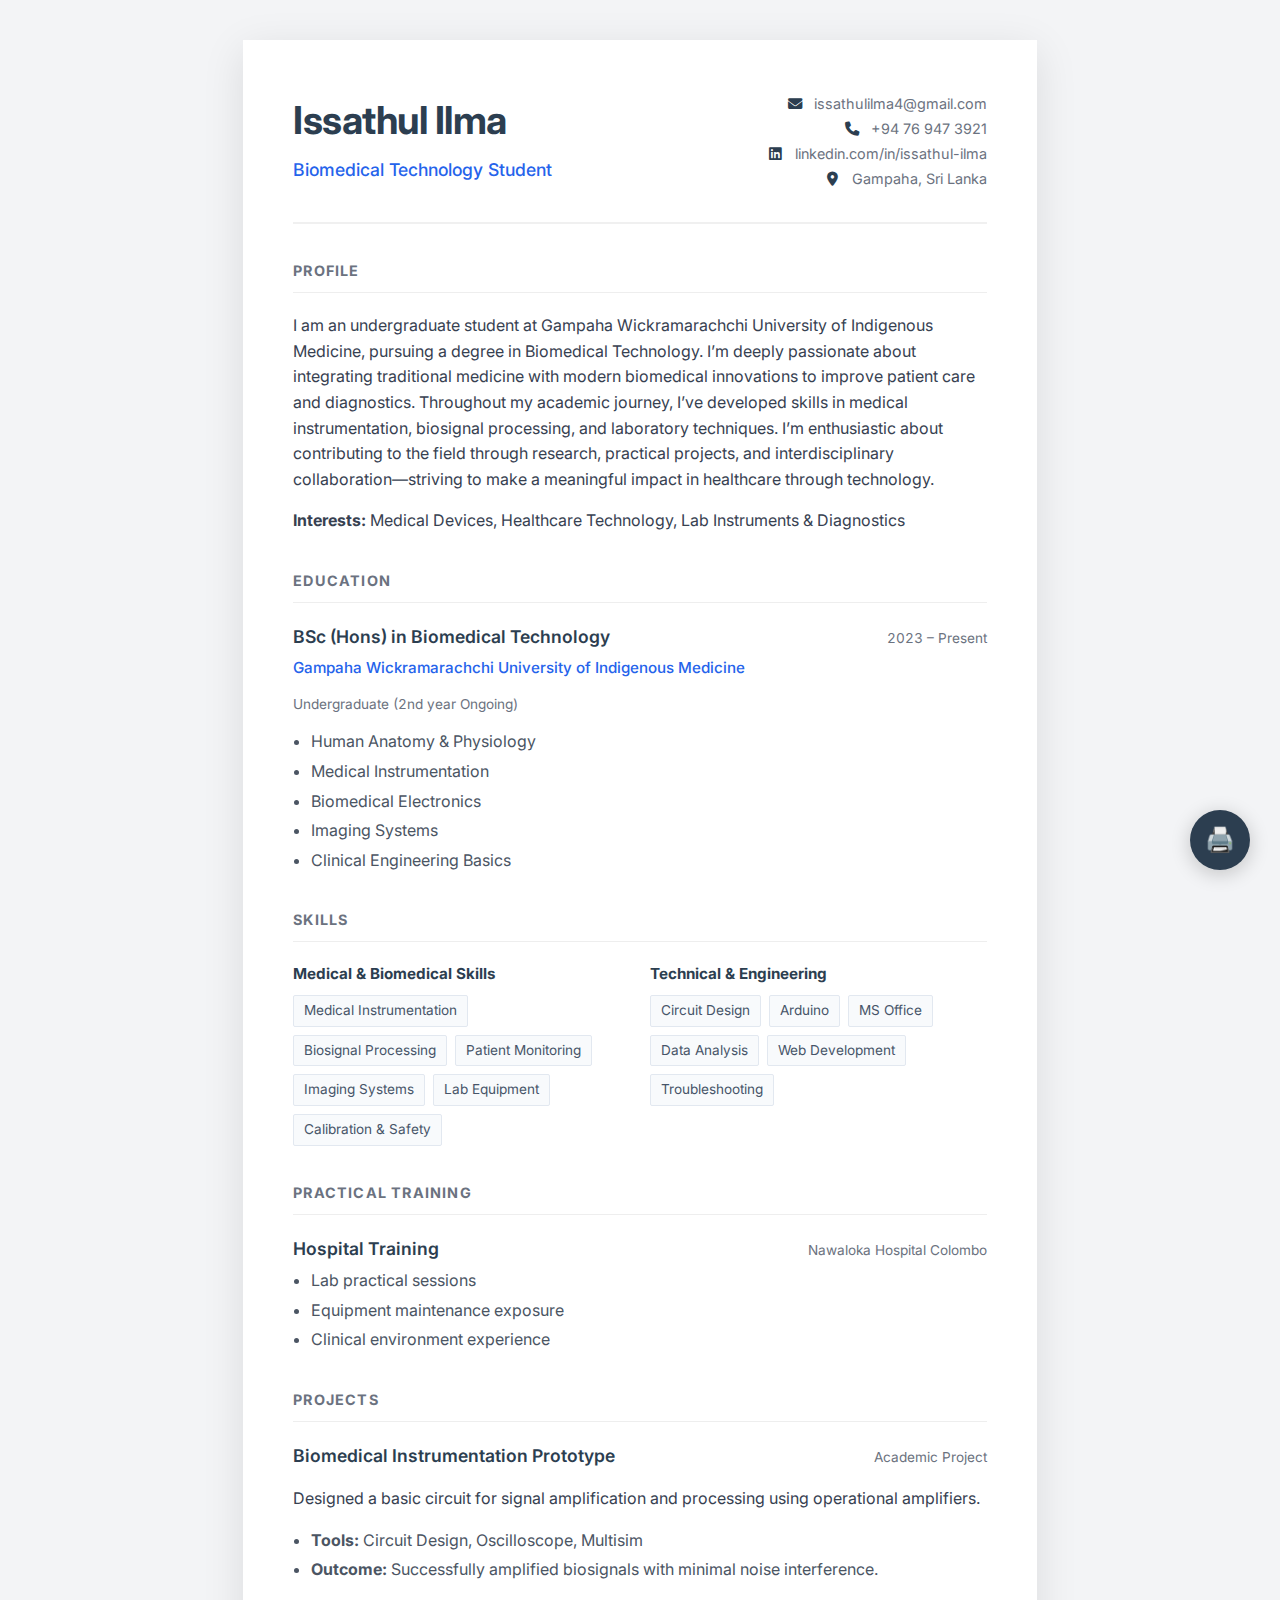
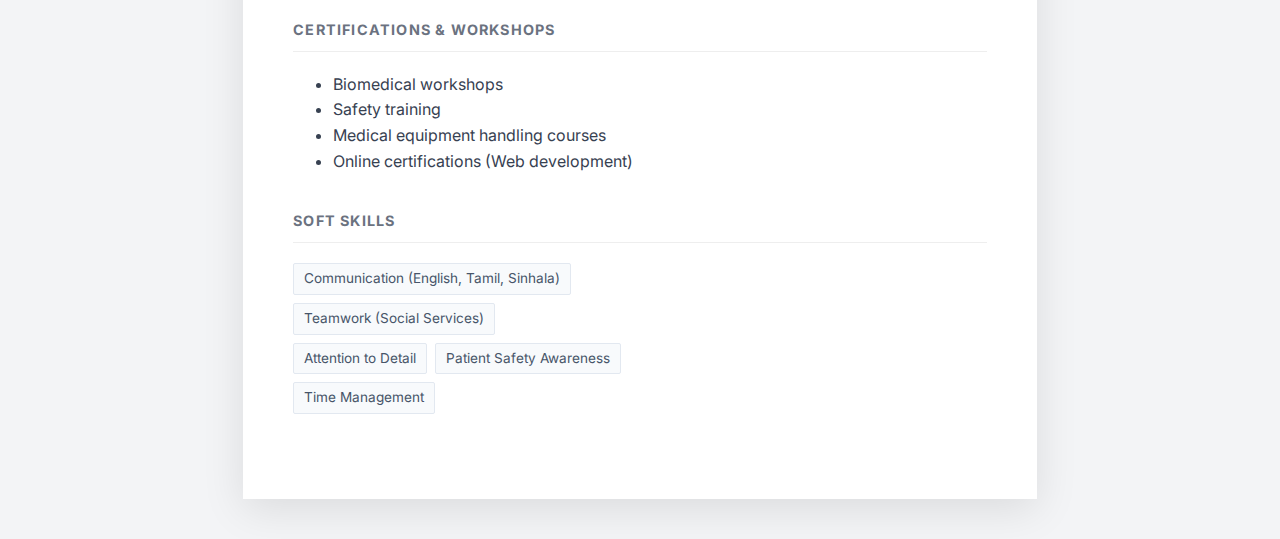
<file: cv.html>
<!DOCTYPE html>
<html lang="en">
<head>
    <meta charset="UTF-8">
    <meta name="viewport" content="width=device-width, initial-scale=1.0">
    <title>CV — Issathul Ilma</title>
    <link rel="preconnect" href="https://fonts.googleapis.com">
    <link rel="preconnect" href="https://fonts.gstatic.com" crossorigin>
    <link href="https://fonts.googleapis.com/css2?family=Inter:wght@300;400;500;600;700&family=Merriweather:ital@0;1&display=swap" rel="stylesheet">
    <link rel="stylesheet" href="https://cdnjs.cloudflare.com/ajax/libs/font-awesome/6.4.0/css/all.min.css">
    <style>
        :root {
            --primary: #2c3e50;
            --accent: #2563eb;
            --text: #374151;
            --text-light: #6b7280;
            --bg: #f3f4f6;
        }
        
        * { box-sizing: border-box; }
        
        body {
            background-color: var(--bg);
            color: var(--text);
            font-family: 'Inter', sans-serif;
            line-height: 1.6;
            margin: 0;
            padding: 40px 20px;
            -webkit-print-color-adjust: exact;
        }

        a {
            text-decoration: none;
            color: inherit;
        }

        .cv-paper {
            background: white;
            width: 100%;
            max-width: 210mm; /* A4 width */
            min-height: 297mm;
            margin: 0 auto;
            padding: 50px;
            box-shadow: 0 10px 40px rgba(0,0,0,0.1);
            position: relative;
        }

        /* Header */
        .cv-header {
            display: flex;
            justify-content: space-between;
            border-bottom: 2px solid #f0f0f0;
            padding-bottom: 30px;
            margin-bottom: 35px;
        }
        
        .header-main h1 {
            margin: 0;
            font-size: 2.4rem;
            color: var(--primary);
            letter-spacing: -0.5px;
        }
        
        .header-main .role {
            margin: 5px 0 0;
            font-size: 1.1rem;
            color: var(--accent);
            font-weight: 500;
        }

        .contact-details {
            text-align: right;
            font-size: 0.9rem;
            color: var(--text-light);
        }
        
        .contact-details a:hover {
            color: var(--accent);
            text-decoration: underline;
        }

        .contact-details p { margin: 2px 0; }

        .contact-details i {
            width: 20px;
            color: var(--primary);
            text-align: center;
            margin-right: 5px;
        }

        /* Sections */
        .cv-section { margin-bottom: 35px; }
        
        .section-title {
            font-size: 0.9rem;
            text-transform: uppercase;
            letter-spacing: 1.2px;
            color: var(--text-light);
            border-bottom: 1px solid #eee;
            padding-bottom: 10px;
            margin-bottom: 20px;
            font-weight: 700;
        }

        /* Content Items */
        .cv-item { margin-bottom: 20px; }
        
        .cv-item-header {
            display: flex;
            justify-content: space-between;
            align-items: baseline;
            margin-bottom: 5px;
        }
        
        .cv-item h3 {
            margin: 0;
            font-size: 1.1rem;
            color: var(--primary);
            font-weight: 600;
            transition: color 0.2s;
        }
        
        .cv-item:hover h3 {
            color: var(--accent);
        }
        
        .cv-item .date {
            font-size: 0.85rem;
            color: var(--text-light);
            font-feature-settings: "tnum";
        }
        
        .cv-item .subtitle {
            font-size: 0.95rem;
            color: var(--accent);
            margin-bottom: 8px;
            display: block;
            font-weight: 500;
        }

        .cv-item ul {
            margin: 5px 0 0;
            padding-left: 18px;
            color: #4b5563;
        }
        
        .cv-item li { margin-bottom: 4px; }

        /* Skills Grid */
        .skills-container {
            display: grid;
            grid-template-columns: 1fr 1fr;
            gap: 20px;
        }
        
        .skill-category strong {
            display: block;
            color: var(--primary);
            margin-bottom: 8px;
            font-size: 0.95rem;
        }
        
        .skill-tags {
            display: flex;
            flex-wrap: wrap;
            gap: 8px;
        }
        
        .tag {
            background: #f8fafc;
            border: 1px solid #e2e8f0;
            padding: 4px 10px;
            border-radius: 2px;
            font-size: 0.85rem;
            color: #475569;
            transition: all 0.2s ease;
        }

        .tag:hover {
            background: #e2e8f0;
            border-color: #cbd5e1;
        }

        /* Print Button */
        .fab-print {
            position: fixed;
            bottom: 30px;
            right: 30px;
            background: var(--primary);
            color: white;
            border: none;
            width: 60px;
            height: 60px;
            border-radius: 50%;
            box-shadow: 0 4px 20px rgba(0,0,0,0.2);
            cursor: pointer;
            display: flex;
            align-items: center;
            justify-content: center;
            font-size: 24px;
            transition: transform 0.2s;
        }
        
        .fab-print:hover { transform: scale(1.1); }

        /* Print Media Query */
        @media print {
            body { background: white; padding: 0; }
            .cv-paper {
                box-shadow: none;
                margin: 0;
                padding: 40px;
                width: 100%;
                max-width: 100%;
            }
            .fab-print { display: none; }
        }

        @media (max-width: 600px) {
            .cv-header { flex-direction: column; gap: 20px; }
            .contact-details { text-align: left; }
            .cv-paper { padding: 30px; height: auto; }
            .skills-container { grid-template-columns: 1fr; }
        }
    </style>
</head>
<body>
    <button class="fab-print" onclick="window.print()" title="Print / Download PDF">🖨️</button>

    <div class="cv-paper">
        <header class="cv-header">
            <div class="header-main">
                <h1>Issathul Ilma</h1>
                <p class="role">Biomedical Technology Student</p>
            </div>
            <div class="contact-details">
                <p><i class="fas fa-envelope"></i> <a href="mailto:issathulilma4@gmail.com">issathulilma4@gmail.com</a></p>
                <p><i class="fas fa-phone"></i> <a href="tel:+94769473921">+94 76 947 3921</a></p>
                <p><i class="fab fa-linkedin"></i> <a href="https://linkedin.com/in/issathul-ilma" target="_blank">linkedin.com/in/issathul-ilma</a></p>
                <p><i class="fas fa-map-marker-alt"></i> Gampaha, Sri Lanka</p>
            </div>
        </header>

        <section class="cv-section">
            <div class="section-title">Profile</div>
            <p>I am an undergraduate student at Gampaha Wickramarachchi University of Indigenous Medicine, pursuing a degree in Biomedical Technology. I’m deeply passionate about integrating traditional medicine with modern biomedical innovations to improve patient care and diagnostics. Throughout my academic journey, I’ve developed skills in medical instrumentation, biosignal processing, and laboratory techniques. I’m enthusiastic about contributing to the field through research, practical projects, and interdisciplinary collaboration—striving to make a meaningful impact in healthcare through technology.</p>
            <p style="margin-top: 10px;"><strong>Interests:</strong> Medical Devices, Healthcare Technology, Lab Instruments & Diagnostics</p>
        </section>

        <section class="cv-section">
            <div class="section-title">Education</div>
            <div class="cv-item">
                <div class="cv-item-header">
                    <h3>BSc (Hons) in Biomedical Technology</h3>
                    <span class="date">2023 – Present</span>
                </div>
                <span class="subtitle">Gampaha Wickramarachchi University of Indigenous Medicine</span>
                <p class="date">Undergraduate (2nd year Ongoing)</p>
                <ul>
                    <li>Human Anatomy & Physiology</li>
                    <li>Medical Instrumentation</li>
                    <li>Biomedical Electronics</li>
                    <li>Imaging Systems</li>
                    <li>Clinical Engineering Basics</li>
                </ul>
            </div>
        </section>

        <section class="cv-section">
            <div class="section-title">Skills</div>
            <div class="skills-container">
                <div class="skill-category">
                    <strong>Medical & Biomedical Skills</strong>
                    <div class="skill-tags">
                        <span class="tag">Medical Instrumentation</span>
                        <span class="tag">Biosignal Processing</span>
                        <span class="tag">Patient Monitoring</span>
                        <span class="tag">Imaging Systems</span>
                        <span class="tag">Lab Equipment</span>
                        <span class="tag">Calibration & Safety</span>
                    </div>
                </div>
                <div class="skill-category">
                    <strong>Technical & Engineering</strong>
                    <div class="skill-tags">
                        <span class="tag">Circuit Design</span>
                        <span class="tag">Arduino</span>
                        <span class="tag">MS Office</span>
                        <span class="tag">Data Analysis</span>
                        <span class="tag">Web Development</span>
                        <span class="tag">Troubleshooting</span>
                    </div>
                </div>
            </div>
        </section>

        <section class="cv-section">
            <div class="section-title">Practical Training</div>
            <div class="cv-item">
                <div class="cv-item-header">
                    <h3>Hospital Training</h3>
                    <span class="date">Nawaloka Hospital Colombo</span>
                </div>
                <ul>
                    <li>Lab practical sessions</li>
                    <li>Equipment maintenance exposure</li>
                    <li>Clinical environment experience</li>
                </ul>
            </div>
        </section>

        <section class="cv-section">
            <div class="section-title">Projects</div>
            <div class="cv-item">
                <div class="cv-item-header">
                    <h3>Biomedical Instrumentation Prototype</h3>
                    <span class="date">Academic Project</span>
                </div>
                <p>Designed a basic circuit for signal amplification and processing using operational amplifiers.</p>
                <ul>
                    <li><strong>Tools:</strong> Circuit Design, Oscilloscope, Multisim</li>
                    <li><strong>Outcome:</strong> Successfully amplified biosignals with minimal noise interference.</li>
                </ul>
            </div>
        </section>

        <section class="cv-section">
            <div class="section-title">Certifications & Workshops</div>
            <ul>
                <li>Biomedical workshops</li>
                <li>Safety training</li>
                <li>Medical equipment handling courses</li>
                <li>Online certifications (Web development)</li>
            </ul>
        </section>

        <section class="cv-section">
            <div class="section-title">Soft Skills</div>
            <div class="skills-container">
                <div class="skill-category">
                    <div class="skill-tags">
                        <span class="tag">Communication (English, Tamil, Sinhala)</span>
                        <span class="tag">Teamwork (Social Services)</span>
                        <span class="tag">Attention to Detail</span>
                        <span class="tag">Patient Safety Awareness</span>
                        <span class="tag">Time Management</span>
                    </div>
                </div>
            </div>
        </section>
    </div>
</body>
</html>
</file>
